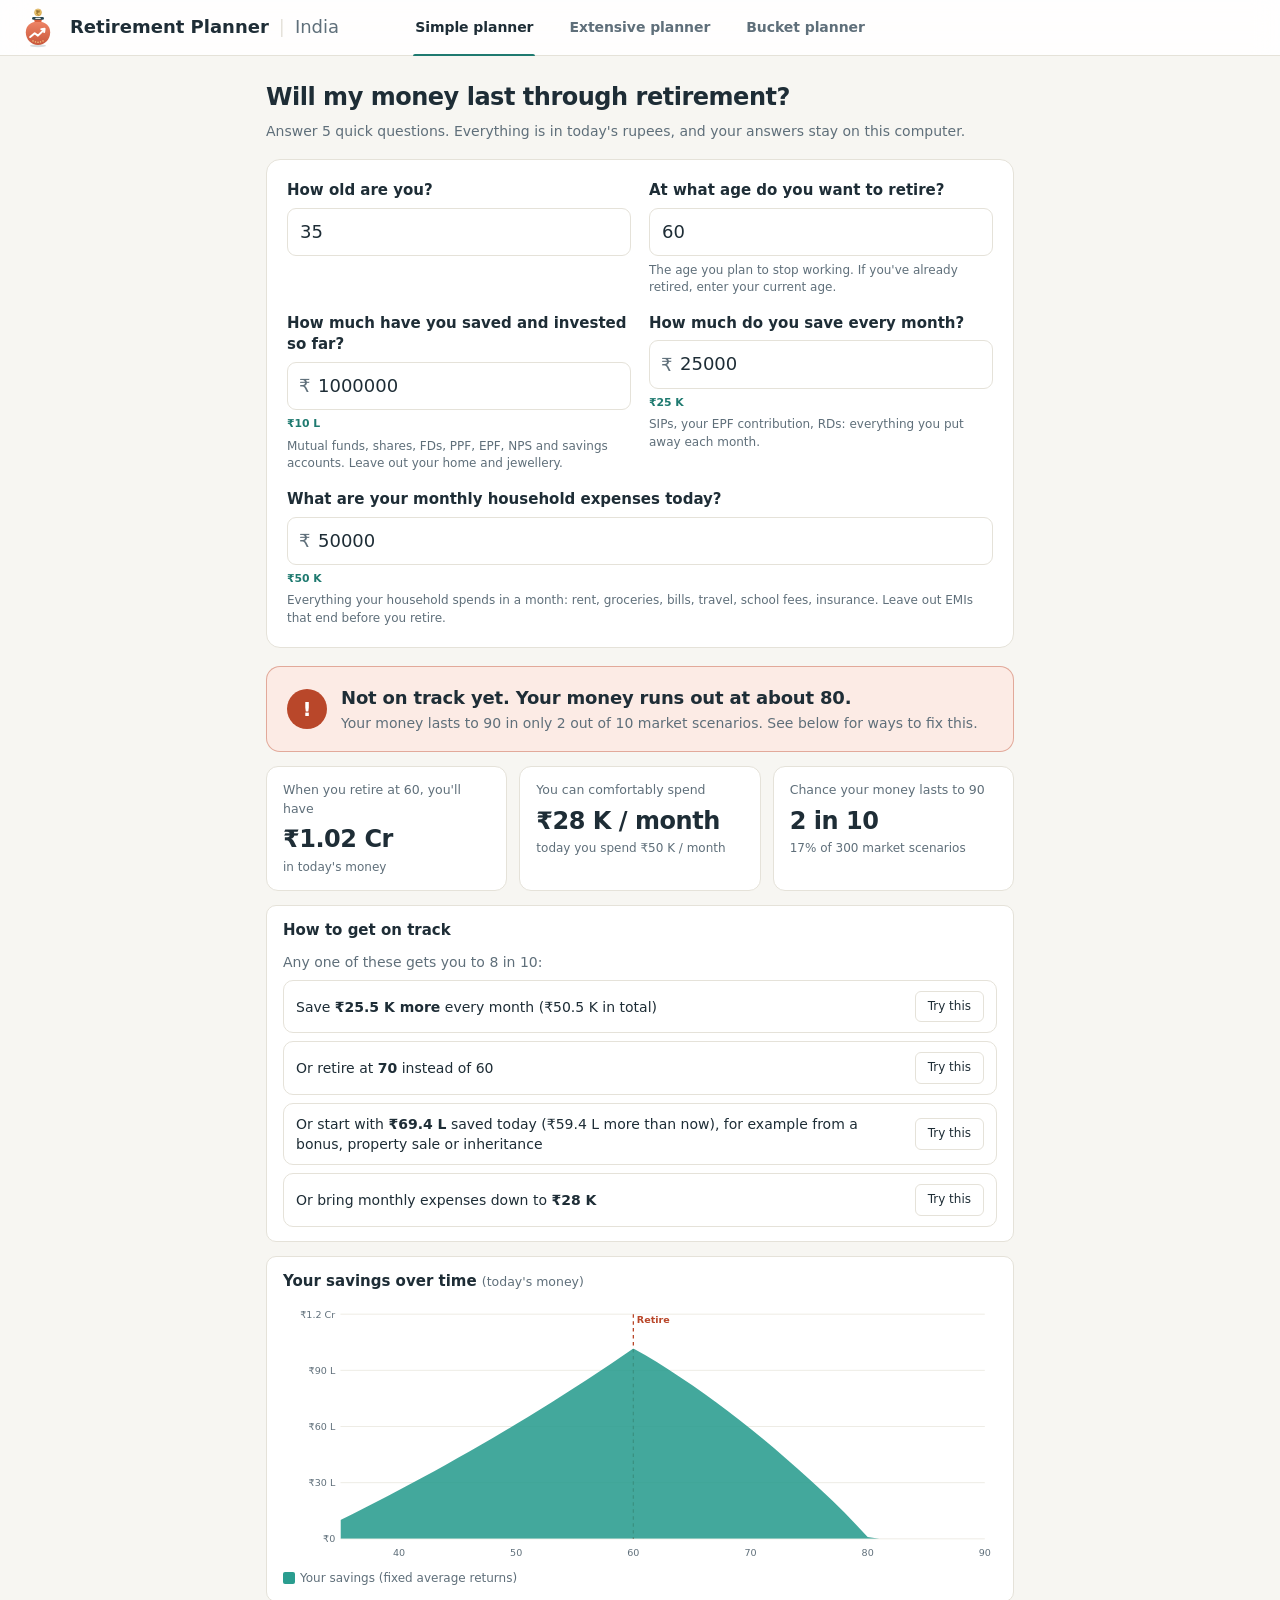
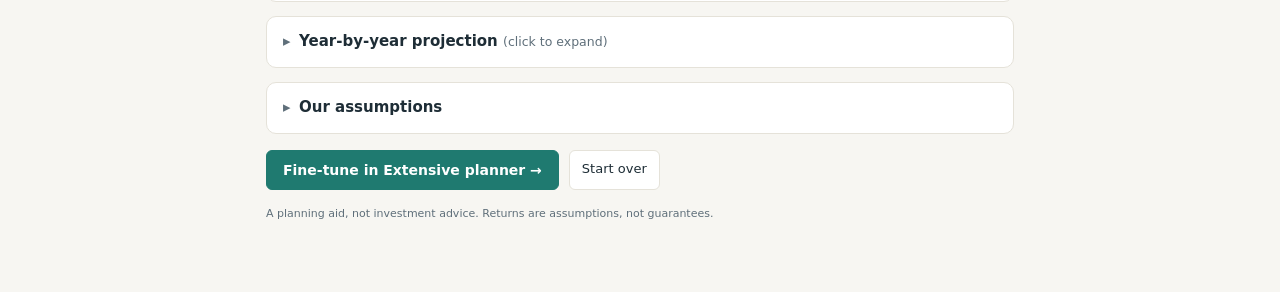
<file: index.html>
<!DOCTYPE html>
<html lang="en-IN">
<head>
  <meta charset="utf-8">
  <meta name="viewport" content="width=device-width, initial-scale=1">
  <title>Retirement Planner (India)</title>
  <link rel="icon" href="assets/logo-mark.svg" type="image/svg+xml">
  <link rel="stylesheet" href="css/styles.css">
  <link rel="stylesheet" href="css/bucket.css">
</head>
<body>
<header class="topbar">
  <h1><img class="brand-mark" src="assets/logo-mark.svg" alt="" width="40" height="40">Retirement Planner <span class="sep" aria-hidden="true">|</span> <span class="region">India</span></h1>
  <nav class="tabs" role="tablist">
    <button role="tab" data-tab="simple">Simple planner</button>
    <button role="tab" data-tab="extensive">Extensive planner</button>
    <button role="tab" data-tab="bucket">Bucket planner</button>
  </nav>
  <div class="actions" data-tab-only="extensive">
    <button id="btnSaveScenario">Save scenario</button>
    <button id="btnPrint">Print / PDF</button>
    <button id="btnReset" class="danger">Reset</button>
  </div>
</header>

<!-- ======================= SIMPLE PLANNER ======================= -->
<div id="tab-simple" class="tabpanel" hidden>
  <div class="simple">
    <section class="s-intro">
      <h2>Will my money last through retirement?</h2>
      <p class="muted">Answer 5 quick questions. Everything is in today's rupees, and your answers stay on this computer.</p>
    </section>

    <section class="s-form">
      <label class="s-field">
        <span class="s-q">How old are you?</span>
        <input type="number" data-spath="currentAge" min="18" max="85" step="1" inputmode="numeric">
        <small class="s-err" data-err="currentAge"></small>
      </label>
      <label class="s-field">
        <span class="s-q">At what age do you want to retire?</span>
        <input type="number" data-spath="retireAge" min="30" max="89" step="1" inputmode="numeric">
        <small class="s-help">The age you plan to stop working. If you've already retired, enter your current age.</small>
        <small class="s-err" data-err="retireAge"></small>
      </label>
      <label class="s-field">
        <span class="s-q">How much have you saved and invested so far?</span>
        <span class="s-money"><i>₹</i><input type="number" data-spath="savings" min="0" step="10000" inputmode="numeric"></span>
        <small class="s-hint"></small>
        <small class="s-help">Mutual funds, shares, FDs, PPF, EPF, NPS and savings accounts. Leave out your home and jewellery.</small>
        <small class="s-err" data-err="savings"></small>
      </label>
      <label class="s-field">
        <span class="s-q">How much do you save every month?</span>
        <span class="s-money"><i>₹</i><input type="number" data-spath="monthlySaving" min="0" step="1000" inputmode="numeric"></span>
        <small class="s-hint"></small>
        <small class="s-help">SIPs, your EPF contribution, RDs: everything you put away each month.</small>
        <small class="s-note" id="sSavingNote" hidden>Not used, because you're already retired.</small>
        <small class="s-err" data-err="monthlySaving"></small>
      </label>
      <label class="s-field s-wide">
        <span class="s-q">What are your monthly household expenses today?</span>
        <span class="s-money"><i>₹</i><input type="number" data-spath="monthlyExpenses" min="0" step="1000" inputmode="numeric"></span>
        <small class="s-hint"></small>
        <small class="s-help">Everything your household spends in a month: rent, groceries, bills, travel, school fees, insurance. Leave out EMIs that end before you retire.</small>
        <small class="s-err" data-err="monthlyExpenses"></small>
      </label>
    </section>

    <section id="sResults">
      <div id="sVerdict" class="verdict"></div>
      <div id="sCards" class="scards"></div>
      <div id="sActions"></div>
      <div class="panel">
        <h2>Your savings over time <small>(today's money)</small></h2>
        <div id="sChart"></div>
      </div>
      <details class="panel s-assume s-years-panel">
        <summary>Year-by-year projection <small>(click to expand)</small></summary>
        <div id="sYears"></div>
      </details>
      <details class="panel s-assume">
        <summary>Our assumptions</summary>
        <ul id="sAssumptions"></ul>
      </details>
      <div class="s-bottom">
        <button id="btnToExtensive" class="primary">Fine-tune in Extensive planner →</button>
        <button id="btnSimpleReset">Start over</button>
      </div>
      <p class="disclaimer">A planning aid, not investment advice. Returns are assumptions, not guarantees.</p>
    </section>
  </div>
</div>


<!-- ======================= BUCKET PLANNER ======================= -->
<div id="tab-bucket" class="tabpanel" hidden>
  <main class="layout b-layout">
    <aside class="inputs b-inputs">
      <div class="b-intro">
        <h2>3-Bucket income plan</h2>
        <p class="muted">For when withdrawals start now. Your corpus is split into three buckets, each with a job, sized to the income you need month by month.</p>
        <button id="bPrefill" class="add">↺ Use my Simple plan numbers</button>
      </div>
      <details open>
        <summary>Your retirement</summary>
        <div class="grid">
          <label class="b-field">Age today<input type="number" data-bpath="age" min="40" max="85" step="1"><small class="s-err" data-berr="age"></small></label>
          <label class="b-field">Plan until age<input type="number" data-bpath="planUntil" min="50" max="105" step="1"><small class="s-err" data-berr="planUntil"></small></label>
          <label class="b-field">Corpus available today (₹)<input type="number" data-bpath="corpus" min="0" step="100000"><small class="s-hint"></small><small class="s-err" data-berr="corpus"></small></label>
          <label class="b-field">Monthly income needed (today's ₹)<input type="number" data-bpath="monthly" min="0" step="1000"><small class="s-hint"></small><small class="s-err" data-berr="monthly"></small></label>
          <label class="b-field">Inflation % a year<input type="number" data-bpath="inflation" step="0.25"></label>
        </div>
        <div class="b-riskwrap">
          <span class="b-risk-l">How much equity are you comfortable with?</span>
          <div class="b-risk">
            <button data-risk="conservative"><b>Conservative</b><span>20–40% equity</span></button>
            <button data-risk="balanced"><b>Balanced</b><span>35–60% equity</span></button>
            <button data-risk="growth"><b>Growth</b><span>50–75% equity</span></button>
          </div>
        </div>
      </details>
      <details>
        <summary>Optional: pension, rent and legacy</summary>
        <div class="grid">
          <label class="b-field">Pension / rent per month (₹)<input type="number" data-bpath="otherIncome" min="0" step="1000"><small class="s-hint"></small></label>
          <label class="b-field">It grows % a year<input type="number" data-bpath="otherGrowth" step="0.5"></label>
          <label class="b-field">Leave for heirs (today's ₹)<input type="number" data-bpath="legacy" min="0" step="100000"><small class="s-hint"></small></label>
        </div>
      </details>
      <details>
        <summary>Advanced: bucket returns and refill rules</summary>
        <div class="b-adv">
          <div class="b-adv-h"><span></span><span>Return %</span><span>Volatility %</span><span>Fee %</span></div>
          <div class="b-adv-r"><b>1 · Safety</b><input type="number" data-bpath="b.0.ret" step="0.25"><input type="number" data-bpath="b.0.sd" step="0.25"><input type="number" data-bpath="b.0.fee" step="0.05"></div>
          <div class="b-adv-r"><b>2 · Income</b><input type="number" data-bpath="b.1.ret" step="0.25"><input type="number" data-bpath="b.1.sd" step="0.25"><input type="number" data-bpath="b.1.fee" step="0.05"></div>
          <div class="b-adv-r"><b>3 · Growth</b><input type="number" data-bpath="b.2.ret" step="0.25"><input type="number" data-bpath="b.2.sd" step="0.5"><input type="number" data-bpath="b.2.fee" step="0.05"></div>
        </div>
        <div class="grid">
          <label class="b-field">Check buckets
            <select data-bpath="refillFreq"><option value="monthly">Every month</option><option value="quarterly">Every quarter</option><option value="annual">Once a year</option></select>
          </label>
          <label class="b-field">Refill when Safety is short by (months)<input type="number" data-bpath="refillTrigger" min="0" max="12" step="1"></label>
          <label class="b-field">Rebalance band (%)<input type="number" data-bpath="harvestBand" min="0" step="5"><small>Growth vs Income drift allowed before rebalancing (÷4 in % points)</small></label>
          <label class="b-field">Market scenarios per split<input type="number" data-bpath="runs" min="100" max="1000" step="50"></label>
        </div>
      </details>
      <button id="bReset" class="b-reset">Reset to example</button>
    </aside>

    <section class="results b-results">
      <div id="bResults">
        <div id="bStatus"></div>
        <div class="panel b-hero">
          <div class="b-hero-h"><h2>Your 3 buckets</h2>
            <span id="bPreviewNote" class="b-preview" hidden>Previewing another split · <button id="bBackBest" class="add">Back to recommended</button></span></div>
          <div id="bDiagram" class="b-diagram"></div>
        </div>

        <div class="b-row2">
          <div class="panel b-gauge-panel">
            <h2>Return you need, every month</h2>
            <div class="b-gauge-wrap"><div id="bGauge" class="b-gauge"></div><p id="bGaugeText" class="b-gauge-text"></p></div>
          </div>
          <div class="b-kpis" id="bKpis"></div>
        </div>

        <div class="panel b-opt" id="bOptWrap">
          <h2>How we chose the split</h2>
          <p class="muted b-note">We tested every combination of Safety (1–4 years) and Income (+3 to +10 years) against hundreds of market scenarios, with good and bad years, real tax and inflation. The number in each cell is the % chance your money lasts. Hover over a cell for details, or click it to preview that split.</p>
          <div class="b-progress"><i id="bProgress"></i></div>
          <p id="bOptState" class="muted b-optstate"></p>
          <div id="bHeat" class="b-heatwrap"></div>
          <div id="bWhy" class="b-why"></div>
        </div>

        <div id="bFixes"></div>

        <div class="panel b-sim">
          <h2>Play your retirement</h2>
          <p class="muted b-note">Watch the buckets work month by month: income flows out of Safety, and the refill rules move money between buckets as markets rise and fall. Amounts are in today's money.</p>
          <div class="b-scn" role="group" aria-label="Market scenario">
            <button data-scn="typical" class="active">Typical markets</button>
            <button data-scn="bad">Bad early years</button>
            <button data-scn="good">Good markets</button>
            <button data-scn="crash">2008-style crash</button>
          </div>
          <div id="bPlayer" class="b-player"></div>
        </div>

        <div class="panel">
          <h2>Bucket balances over time <small>(expected returns, today's money)</small></h2>
          <div id="bChart"></div>
        </div>

        <div class="panel">
          <h2>Your first 24 months, step by step</h2>
          <div id="bPlan"></div>
        </div>

        <div class="panel b-rules">
          <h2>Your rules of the road</h2>
          <div id="bRules"></div>
        </div>

        <details class="panel s-assume">
          <summary>How this works and our assumptions</summary>
          <ul>
            <li><b>Liability matching:</b> Safety holds the present value of the next 1–4 years of income, discounted at its own return. Income holds the years after that. Everything else goes into Growth.</li>
            <li><b>Required return</b> is the single monthly rate at which your corpus exactly funds your rising income until the end of the plan (plus any legacy). It is before tax and fees. The simulations include both.</li>
            <li><b>Market scenarios:</b> yearly returns are drawn at random using each bucket's return and volatility, with equity and bonds lightly correlated. The same scenarios are used for every split, so the comparison is fair.</li>
            <li><b>Refills:</b> checked every month. After good markets, equity is sold to refill Safety. After bad markets, Income pays instead and equity is left alone. Each year, Growth is rebalanced against Income: trimmed after rallies, and topped up after falls only while Income still holds 2 years of spending.</li>
            <li><b>Tax:</b> new regime, FY 2025-26. FD and liquid-fund interest and debt gains are taxed at your slab rate. Equity gains above ₹1.25 L a year are taxed at 12.5%, and the tax-free gains are harvested every year.</li>
            <li>Returns are assumptions, not guarantees. This is a planning aid, not SEBI-registered investment advice.</li>
          </ul>
        </details>
      </div>
      <div id="bToast" class="b-toast" hidden></div>
    </section>
  </main>
</div>

<!-- ======================= EXTENSIVE PLANNER ======================= -->
<div id="tab-extensive" class="tabpanel" hidden>
<main class="layout">
  <!-- ======================= INPUTS ======================= -->
  <aside class="inputs">
    <details open>
      <summary>Profile &amp; horizon</summary>
      <div class="grid">
        <label>Current age<input type="number" data-path="profile.currentAge" min="18" max="100" step="1"></label>
        <label>Retirement age<input type="number" data-path="profile.retireAge" min="18" max="100" step="1"></label>
        <label>Plan until age<input type="number" data-path="profile.planUntil" min="50" max="110" step="1"><small>90–95 recommended</small></label>
        <label>Years to project (override)<input type="number" data-path="profile.yearsOverride" min="0" max="80" step="1"><small>0 = automatic</small></label>
      </div>
      <label class="check"><input type="checkbox" data-path="profile.useSpouse"> Plan for a spouse as well</label>
      <div class="grid" data-show="profile.useSpouse=true">
        <label>Spouse's current age<input type="number" data-path="profile.spouseAge" step="1"></label>
        <label>Spouse plan until age<input type="number" data-path="profile.spousePlanUntil" step="1"></label>
      </div>
      <p class="help">The horizon runs until the later of the two plan-until ages. Women in India outlive men by about 3 years on average, so plan for the survivor.</p>
    </details>

    <details open>
      <summary>Current corpus &amp; allocation</summary>
      <div class="grid">
        <label>Input mode
          <select data-path="allocMode">
            <option value="amounts">₹ amount per asset</option>
            <option value="percent">Total corpus + % split</option>
          </select>
        </label>
        <label data-show="allocMode=percent">Total corpus ₹<input type="number" class="money" data-path="totalCorpus" step="100000"><small class="hint"></small></label>
      </div>
      <div id="assetsList"></div>
      <div id="allocSummary" class="allocsummary"></div>
      <p class="help"><b>Return</b> is the long-run CAGR you expect, after which the <b>fee</b> is deducted. <b>Volatility</b> drives the Monte Carlo (Nifty about 18%, debt funds 2–4%, FD 0). <b>Cost %</b> is the share of today's value that is your original investment, so only gains are taxed. <b>Bucket</b> is used only by the bucket strategy. <b>Locked till</b> covers lock-ins such as PPF maturity or tax-saver FDs. Leave out your own home and the emergency fund.</p>
    </details>

    <details open>
      <summary>Spending in retirement</summary>
      <div class="grid">
        <label>Monthly living expenses (today's ₹)<input type="number" class="money" data-path="spending.monthly" step="1000"><small class="hint"></small></label>
        <label>Inflation % / yr<input type="number" data-path="spending.inflation" step="0.25"></label>
        <label>Medical out-of-pocket / month (today's ₹)<input type="number" class="money" data-path="spending.medicalMonthly" step="500"><small class="hint"></small></label>
        <label>Medical inflation % / yr<input type="number" data-path="spending.medicalInflation" step="0.5"></label>
        <label>Health-insurance premium / year (today's ₹)<input type="number" class="money" data-path="spending.premiumAnnual" step="5000"><small class="hint"></small></label>
        <label>Premium inflation % / yr<input type="number" data-path="spending.premiumInflation" step="0.5"></label>
      </div>
      <p class="help">Spending starts at retirement and steps up with inflation once a year. Medical costs and premiums usually rise much faster than general inflation, and premiums jump at age bands such as 61+ and 71+.</p>
      <h4>Spending phases (go-go → slow-go → no-go)</h4>
      <div id="phasesList"></div>
      <p class="help">Travel and lifestyle spending usually falls in your 70s and 80s, while medical spending keeps rising. The phases apply only to living expenses.</p>
    </details>

    <details>
      <summary>Saving until retirement</summary>
      <div class="grid">
        <label>Monthly SIP / savings (₹ now)<input type="number" class="money" data-path="presave.sip" step="1000"><small class="hint"></small></label>
        <label>Annual step-up %<input type="number" data-path="presave.stepUp" step="1"></label>
      </div>
      <p class="help">New money is split according to your target allocation. Add EPF maturity, gratuity, leave encashment, the NPS 60% lump sum or a property sale as <b>inflows</b> under <b>Goals &amp; one-off cash flows</b>.</p>
    </details>

    <details>
      <summary>Other income in retirement</summary>
      <div id="incomesList"></div>
      <p class="help">Enter pension, annuity, rent or consulting income in <b>today's ₹</b>. Each one grows at its own rate from today: use 0% for a fixed annuity (and enter its actual payout) and about 4–5% for rent. Payments continue until the year before "Until age".</p>
    </details>

    <details>
      <summary>Goals &amp; one-off cash flows</summary>
      <div id="eventsList"></div>
      <p class="help">Examples: children's education or wedding, home renovation, replacing the car every 8–10 years, a big trip, support for parents, or an inheritance (inflow). Amounts are in today's ₹ and grow at their own inflation rate.</p>
    </details>

    <details>
      <summary>Withdrawal strategy</summary>
      <div class="grid">
        <label>Withdrawal order
          <select data-path="strategy.order">
            <option value="taxefficient">Tax-efficient (FD → debt → gold → equity → tax-free)</option>
            <option value="bucket">Bucket strategy (1 → 2 → 3)</option>
            <option value="prorata">Pro-rata across all assets</option>
          </select>
        </label>
        <label>Rebalancing
          <select data-path="strategy.rebalance">
            <option value="none">None</option>
            <option value="annual">Every year</option>
            <option value="threshold">When off target by threshold</option>
          </select>
        </label>
        <label data-show="strategy.rebalance=threshold">Threshold (± % points)<input type="number" data-path="strategy.rebalanceThreshold" step="1"></label>
      </div>
      <div class="grid" data-show="strategy.order=bucket">
        <label>Bucket 1: years of expenses<input type="number" data-path="strategy.bucket1Years" step="0.5"></label>
        <label>Bucket 2: years of expenses<input type="number" data-path="strategy.bucket2Years" step="0.5"></label>
      </div>
      <p class="help" data-show="strategy.order=bucket">Spending comes from bucket 1. Each year bucket 1 is refilled to its target, from equity (bucket 3) in a positive year and from bucket 2 otherwise. Bucket 2 is topped up from equity only in positive years.</p>
      <label class="check"><input type="checkbox" data-path="strategy.glideEnabled"> Glide path: reduce equity after retirement</label>
      <div class="grid" data-show="strategy.glideEnabled=true">
        <label>Reduce equity by (% points / yr)<input type="number" data-path="strategy.glideStep" step="0.5"></label>
        <label>Equity floor %<input type="number" data-path="strategy.glideFloor" step="5"></label>
      </div>
      <label class="check"><input type="checkbox" data-path="strategy.harvestLTCG"> Harvest the ₹1.25 L tax-free equity LTCG every year (sell and rebuy)</label>
      <div class="grid">
        <label>Emergency fund, kept aside (₹)<input type="number" class="money" data-path="strategy.emergencyFund" step="10000"><small class="hint"></small></label>
        <label>Legacy to leave (today's ₹)<input type="number" class="money" data-path="strategy.legacyToday" step="100000"><small class="hint"></small></label>
      </div>
    </details>

    <details>
      <summary>Tax (FY 2025-26 rules, editable)</summary>
      <label class="check"><input type="checkbox" data-path="tax.enabled"> Model income tax</label>
      <div class="grid">
        <label>Regime after retirement
          <select data-path="tax.regime"><option value="new">New regime</option><option value="old">Old regime</option></select>
        </label>
        <label>Marginal rate while working %<input type="number" data-path="tax.workingMarginalRate" step="1"><small>applied to portfolio income before retirement</small></label>
        <label>Health &amp; education cess %<input type="number" data-path="tax.cessPct" step="1"></label>
        <label>Equity LTCG rate %<input type="number" data-path="tax.ltcgRate" step="0.5"></label>
        <label>Equity LTCG exemption ₹ / yr<input type="number" class="money" data-path="tax.ltcgExempt" step="5000"><small class="hint"></small></label>
        <label>Other LTCG rate % (gold, REIT)<input type="number" data-path="tax.ltcgOtherRate" step="0.5"></label>
      </div>
      <div data-show="tax.regime=new">
        <label class="wide">Slabs ("up to:rate%", comma separated)<textarea data-path="tax.newSlabs" rows="2"></textarea></label>
        <div class="grid">
          <label>Standard deduction (pension)<input type="number" data-path="tax.newStdDeduction" step="5000"></label>
          <label>87A rebate: income limit<input type="number" data-path="tax.newRebateLimit" step="10000"></label>
          <label>87A rebate: max ₹<input type="number" data-path="tax.newRebateMax" step="1000"></label>
        </div>
      </div>
      <div data-show="tax.regime=old">
        <label class="wide">Slabs below 60<textarea data-path="tax.oldSlabsBelow60" rows="1"></textarea></label>
        <label class="wide">Slabs 60–79 (senior)<textarea data-path="tax.oldSlabs60to80" rows="1"></textarea></label>
        <label class="wide">Slabs 80+ (super senior)<textarea data-path="tax.oldSlabs80plus" rows="1"></textarea></label>
        <div class="grid">
          <label>Standard deduction (pension)<input type="number" data-path="tax.oldStdDeduction" step="5000"></label>
          <label>80TTB interest deduction (60+)<input type="number" data-path="tax.senior80TTB" step="5000"></label>
          <label>Other deductions (80C, 80D…)<input type="number" data-path="tax.oldOtherDeductions" step="5000"></label>
          <label>87A rebate: income limit<input type="number" data-path="tax.oldRebateLimit" step="10000"></label>
          <label>87A rebate: max ₹<input type="number" data-path="tax.oldRebateMax" step="500"></label>
        </div>
      </div>
      <p class="help">Not modelled: surcharge (income above ₹50 L), STCG (holdings are assumed to be over 12 months), and loss carry-forward. FD interest is taxed every year as it accrues, while debt-fund gains are taxed at slab rate only when sold. The 87A rebate does not reduce tax on LTCG.</p>
    </details>

    <details>
      <summary>Simulation</summary>
      <div class="grid">
        <label>Mode
          <select data-path="sim.mode"><option value="mc">Monte Carlo + fixed returns</option><option value="det">Fixed returns only</option></select>
        </label>
        <label>Show values in
          <select data-path="sim.display"><option value="real">Today's ₹ (real)</option><option value="nominal">Future ₹ (nominal)</option></select>
        </label>
        <label data-show="sim.mode=mc">Runs<input type="number" data-path="sim.runs" min="100" max="5000" step="100"></label>
        <label data-show="sim.mode=mc">Random seed<input type="number" data-path="sim.seed" step="1"></label>
        <label data-show="sim.mode=mc">Equity–debt correlation<input type="number" data-path="sim.corrEqDebt" min="-0.9" max="0.9" step="0.05"></label>
      </div>
      <p class="help">Monte Carlo draws a random return for every asset each year from its volatility. This shows sequence-of-returns risk: a crash early in retirement does far more damage than the same crash later.</p>
    </details>
  </aside>

  <!-- ======================= RESULTS ======================= -->
  <section class="results">
    <div class="resultsbar">
      <span id="horizonInfo" class="muted"></span>
      <label class="inline">Show values in
        <select data-path="sim.display"><option value="real">Today's ₹</option><option value="nominal">Future ₹</option></select>
      </label>
    </div>
    <div id="error" class="error" hidden></div>
    <div id="cards" class="cards"></div>
    <p id="modeNote" class="muted"></p>

    <div class="panel">
      <h2>Planner notes</h2>
      <ul id="warnings" class="notes"></ul>
    </div>

    <div class="panel">
      <h2>Corpus by asset class <small>(fixed returns)</small></h2>
      <div id="chartArea"></div>
    </div>

    <div class="panel" id="fanPanel">
      <h2>Range of outcomes <small>(Monte Carlo)</small></h2>
      <div id="chartFan"></div>
    </div>

    <div class="panel">
      <h2>Yearly outflows vs other income</h2>
      <div id="chartBars"></div>
    </div>

    <div class="panel">
      <h2>Stress tests</h2>
      <div id="stress"></div>
    </div>

    <div class="panel">
      <h2>Year-by-year projection <small>(click a header to sort)</small></h2>
      <div id="yearTable" class="tablewrap tall"></div>
    </div>

    <div class="panel">
      <h2>Saved scenarios</h2>
      <div id="scenarios"></div>
    </div>

    <div class="panel checklist">
      <h2>Checklist: what people forget before retiring</h2>
      <div class="cols">
        <div>
          <h3>Health</h3>
          <ul>
            <li>Buy your own health cover <b>before 55</b>. Employer cover ends when you retire, and new policies carry 2–4 year waiting periods for pre-existing conditions.</li>
            <li>Add a <b>super top-up</b> (₹25 L–₹1 Cr) on top of the base floater. It is cheap, and one hospitalisation can cost ₹10 L or more.</li>
            <li>Plan for things insurance does not cover: OPD visits, medicines, dental, home nursing and long-term care.</li>
            <li>Sign a <b>living will / advance directive</b> (legally valid in India since 2018) and a healthcare power of attorney.</li>
          </ul>
          <h3>Income &amp; products</h3>
          <ul>
            <li><b>SCSS</b>: ₹30 L limit <i>per person</i> at 8.2%. A couple can invest ₹60 L.</li>
            <li><b>NPS</b> at 60: up to 60% as a tax-free lump sum, and at least 40% must buy an annuity, which is taxable and not inflation-linked.</li>
            <li><b>EPF</b> stops earning interest once the account turns inoperative after retirement, so plan when to withdraw or move it.</li>
            <li>Gratuity is tax-free up to ₹20 L and leave encashment up to ₹25 L (non-government employees).</li>
            <li>Ladder your FDs and bonds so they do not all mature, and get re-invested, when rates are low.</li>
            <li>Avoid locking money in ULIPs, endowment plans or long annuities just before retirement.</li>
          </ul>
        </div>
        <div>
          <h3>Tax &amp; paperwork</h3>
          <ul>
            <li>Submit <b>Form 15H</b> to banks if your total income is below the taxable limit, so TDS is not deducted.</li>
            <li>At 75+, with only pension and interest from the same bank, you can skip filing an ITR (Sec 194P). Otherwise, keep filing.</li>
            <li>Use the yearly ₹1.25 L equity LTCG exemption, and time debt-fund redemptions across financial years.</li>
            <li>Consolidate bank, demat and MF accounts. Update KYC and mobile numbers so you do not lose access.</li>
          </ul>
          <h3>Family &amp; estate</h3>
          <ul>
            <li>Write a <b>will</b>, and add <b>nominations</b> on every bank account, MF folio, demat, EPF, NPS and insurance policy.</li>
            <li>Hold accounts jointly as "either or survivor", and make sure your spouse knows every account and login.</li>
            <li>Agree in advance how much support you will give adult children and ageing parents. It is a common hidden drain.</li>
            <li>Term insurance is rarely needed after retirement if nobody depends on your income.</li>
          </ul>
          <h3>Home, lifestyle &amp; safety</h3>
          <ul>
            <li>Clear home loans before retiring. Budget for maintenance, society charges, property tax and making the home safe for old age.</li>
            <li>Your house is not part of the corpus unless you plan to sell it, downsize or take a <b>reverse mortgage</b>.</li>
            <li>The first 2–3 years of retirement are often the most expensive (travel, hobbies).</li>
            <li>Fraud targeting retirees ("digital arrest", KYC scams) is rising. Keep only a small balance in the account linked to UPI.</li>
            <li>Review this plan <b>every year</b>: update actual spending and returns, then rebalance.</li>
          </ul>
        </div>
      </div>
    </div>

    <footer class="disclaimer">
      This is a personal planning aid. Returns are assumptions, not guarantees. Tax rules reflect FY 2025-26 as understood at the time of writing and change with every Budget, so update them in the <b>Tax</b> section. This is not SEBI-registered investment advice.
    </footer>
  </section>
</main>
</div>

<script src="js/format.js"></script>
<script src="js/anim.js"></script>
<script src="js/defaults.js"></script>
<script src="js/state.js"></script>
<script src="js/tax.js"></script>
<script src="js/engine.js"></script>
<script src="js/montecarlo.js"></script>
<script src="js/solver.js"></script>
<script src="js/insights.js"></script>
<script src="js/charts.js"></script>
<script src="js/ui.js"></script>
<script src="js/simple.js"></script>
<script src="js/bucket.js"></script>
<script src="js/bucket-viz.js"></script>
<script src="js/app.js"></script>
</body>
</html>
</file>
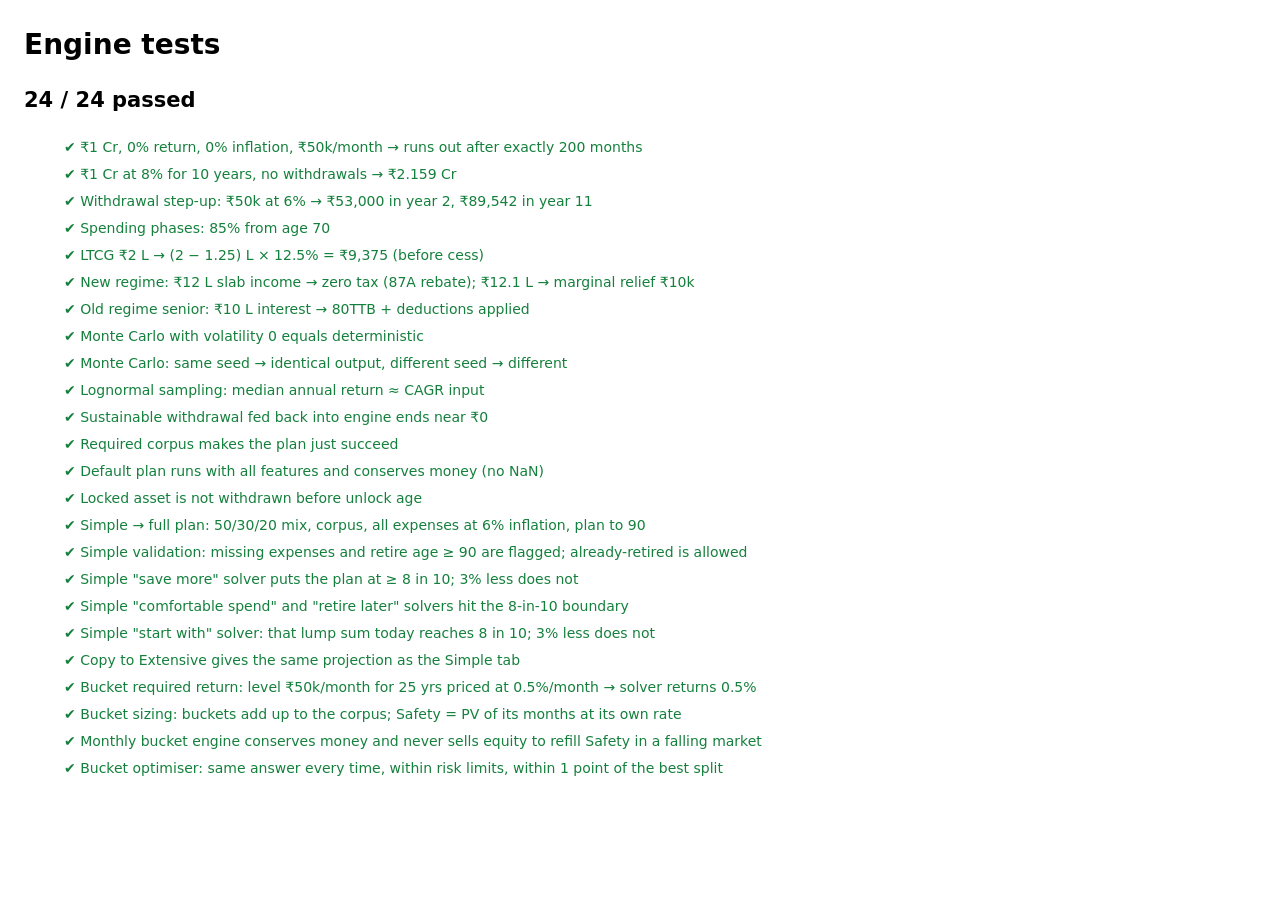
<file: tests.html>
<!DOCTYPE html>
<html lang="en-IN">
<head>
  <meta charset="utf-8">
  <title>Retirement Planner: engine tests</title>
  <style>
    body { font: 14px/1.5 system-ui, sans-serif; margin: 24px; }
    li { list-style: none; padding: 3px 0; }
    .ok { color: #15803d; } .fail { color: #b91c1c; font-weight: 600; }
  </style>
</head>
<body>
  <h1>Engine tests</h1>
  <div id="out">Running…</div>
  <script src="js/format.js"></script>
  <script src="js/defaults.js"></script>
  <script src="js/state.js"></script>
  <script src="js/tax.js"></script>
  <script src="js/engine.js"></script>
  <script src="js/montecarlo.js"></script>
  <script src="js/solver.js"></script>
  <script src="js/insights.js"></script>
  <script src="js/simple.js"></script>
  <script src="js/bucket.js"></script>
  <script src="js/tests.js"></script>
</body>
</html>
</file>
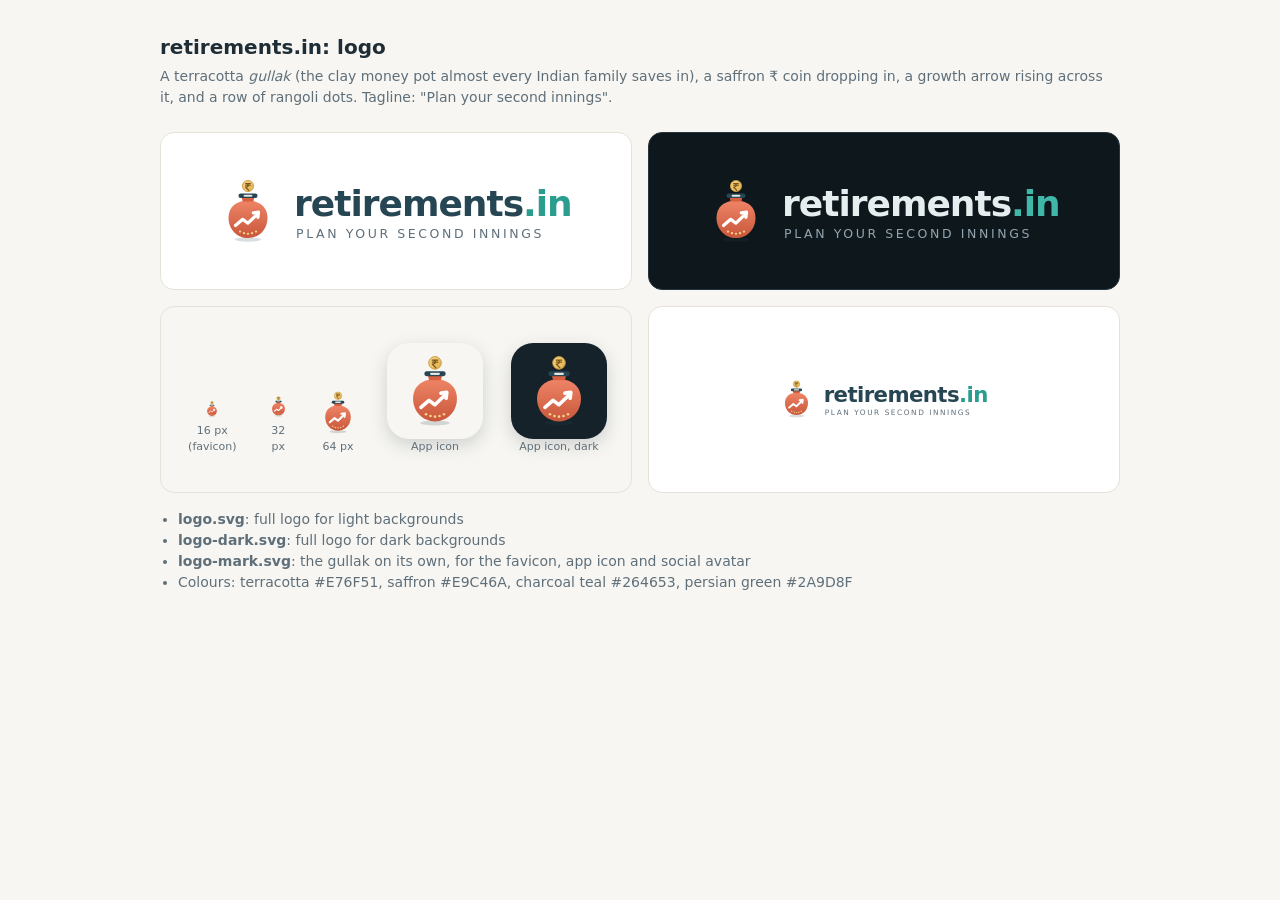
<file: assets/logo-preview.html>
<!DOCTYPE html>
<html lang="en-IN">
<head>
  <meta charset="utf-8">
  <title>retirements.in: logo</title>
  <link rel="icon" href="logo-mark.svg" type="image/svg+xml">
  <style>
    body { margin: 0; font: 14px/1.5 system-ui, -apple-system, "Segoe UI", sans-serif; color: #1e2d36; background: #f7f6f2; }
    .wrap { max-width: 960px; margin: 0 auto; padding: 32px 20px 48px; }
    h1 { font-size: 20px; margin: 0 0 4px; }
    p { color: #5f6f7a; margin: 0 0 24px; }
    .row { display: grid; grid-template-columns: 1fr 1fr; gap: 16px; margin-bottom: 16px; }
    .tile { border-radius: 14px; padding: 36px 24px; display: grid; place-items: center; border: 1px solid #e5e2d9; background: #fff; }
    .tile.dark { background: #0e171c; border-color: #243540; }
    .tile.sand { background: #f7f6f2; }
    .tile img { max-width: 100%; height: auto; }
    .marks { display: flex; gap: 28px; align-items: end; justify-content: center; }
    .marks figure { margin: 0; text-align: center; font-size: 11px; color: #5f6f7a; }
    .app { width: 96px; height: 96px; border-radius: 22px; background: #f7f6f2; display: grid; place-items: center; box-shadow: 0 6px 18px rgba(30,45,54,.18); }
    .app.dark { background: #15222a; }
    ul { color: #5f6f7a; padding-left: 18px; }
    @media (max-width: 700px) { .row { grid-template-columns: 1fr; } }
  </style>
</head>
<body>
  <div class="wrap">
    <h1>retirements.in: logo</h1>
    <p>A terracotta <i>gullak</i> (the clay money pot almost every Indian family saves in), a saffron ₹ coin dropping in, a growth arrow rising across it, and a row of rangoli dots. Tagline: "Plan your second innings".</p>

    <div class="row">
      <div class="tile"><img src="logo.svg" alt="retirements.in logo, light"></div>
      <div class="tile dark"><img src="logo-dark.svg" alt="retirements.in logo, dark"></div>
    </div>

    <div class="row">
      <div class="tile sand">
        <div class="marks">
          <figure><img src="logo-mark.svg" width="16" height="16" alt=""><figcaption>16 px (favicon)</figcaption></figure>
          <figure><img src="logo-mark.svg" width="32" height="32" alt=""><figcaption>32 px</figcaption></figure>
          <figure><img src="logo-mark.svg" width="64" height="64" alt=""><figcaption>64 px</figcaption></figure>
          <figure><div class="app"><img src="logo-mark.svg" width="72" height="72" alt=""></div><figcaption>App icon</figcaption></figure>
          <figure><div class="app dark"><img src="logo-mark.svg" width="72" height="72" alt=""></div><figcaption>App icon, dark</figcaption></figure>
        </div>
      </div>
      <div class="tile">
        <img src="logo.svg" alt="" style="width:220px">
      </div>
    </div>

    <ul>
      <li><b>logo.svg</b>: full logo for light backgrounds</li>
      <li><b>logo-dark.svg</b>: full logo for dark backgrounds</li>
      <li><b>logo-mark.svg</b>: the gullak on its own, for the favicon, app icon and social avatar</li>
      <li>Colours: terracotta #E76F51, saffron #E9C46A, charcoal teal #264653, persian green #2A9D8F</li>
    </ul>
  </div>
</body>
</html>
</file>
<file: css/styles.css>
:root {
  /* Palette: charcoal teal #264653 · persian green #2A9D8F · saffron #E9C46A · sandy #F4A261 · burnt sienna #E76F51.
     UI roles use darker/lighter tints of these so text stays readable (WCAG AA) in each theme. */
  --bg: #f7f6f2; --panel: #ffffff; --text: #1e2d36; --muted: #5f6f7a; --border: #e5e2d9;
  --accent: #1f7a70; --on-accent: #ffffff;
  --ok: #1f7a70; --warn: #9a6410; --danger: #b9472a; --info: #264653;
  --ok-bg: #e7f3f0; --warn-bg: #fbf3de; --danger-bg: #fcebe5; --info-bg: #e9eff2;
  --input: #ffffff; --grid: #ece9e1;
  /* chart series */
  --c1: #2a9d8f; --c2: #264653; --c3: #e9c46a; --c4: #f4a261; --c5: #e76f51; --c6: #8ab17d; --c7: #6d597a; --c8: #5e8b9e;
  --c-median: #1f7a70; --c-neutral: #8a9ba8;
}
@media (prefers-color-scheme: dark) {
  :root {
    --bg: #0e171c; --panel: #15222a; --text: #e6edef; --muted: #93a5af; --border: #243540;
    --accent: #3fb8a9; --on-accent: #0e171c;
    --ok: #4fc3b4; --warn: #e9c46a; --danger: #f08a6e; --info: #8fb3c2;
    --ok-bg: #12302c; --warn-bg: #2f2817; --danger-bg: #33201a; --info-bg: #172a33;
    --input: #0e171c; --grid: #22323c;
    --c1: #3fb8a9; --c2: #8fb3c2; --c5: #f08a6e; --c7: #a891b5; --c8: #7fa9ba;
    --c-median: #6fd6c8; --c-neutral: #7d8f9a;
  }
}
* { box-sizing: border-box; }
body { margin: 0; font: 14px/1.45 system-ui, -apple-system, "Segoe UI", Roboto, sans-serif; background: var(--bg); color: var(--text); }
h1, h2, h3, h4 { margin: 0; }
small { color: var(--muted); font-weight: normal; }
.muted { color: var(--muted); }
[hidden] { display: none !important; }

/* Top bar */
.topbar { position: sticky; top: 0; z-index: 5; display: grid; grid-template-columns: 1fr auto 1fr; gap: 10px; align-items: center;
  min-height: 56px; padding: 0 18px; background: color-mix(in srgb, var(--panel) 88%, transparent);
  -webkit-backdrop-filter: saturate(180%) blur(12px); backdrop-filter: saturate(180%) blur(12px);
  border-bottom: 1px solid var(--border); }
.topbar h1 { font-size: 18px; }
.topbar h1 .sep { font-weight: 300; color: var(--border); margin: 0 4px; }
.topbar h1 .region { font-weight: 400; color: var(--muted); }
.actions { display: flex; flex-wrap: wrap; gap: 6px; }
button, .btn { font: inherit; font-size: 13px; padding: 6px 12px; border-radius: 6px; border: 1px solid var(--border); background: var(--panel); color: var(--text); cursor: pointer; }
button:hover, .btn:hover { border-color: var(--accent); color: var(--accent); }
button.danger:hover { border-color: var(--danger); color: var(--danger); }

/* Layout */
.layout { display: grid; grid-template-columns: minmax(400px, 560px) 1fr; gap: 16px; padding: 16px; align-items: start; }
.inputs { position: sticky; top: 64px; max-height: calc(100vh - 80px); overflow: auto; padding-right: 4px; }
.results { min-width: 0; }
@media (max-width: 1050px) {
  .layout { grid-template-columns: 1fr; }
  .inputs { position: static; max-height: none; }
}

/* Input panels */
details { background: var(--panel); border: 1px solid var(--border); border-radius: 10px; margin-bottom: 10px; padding: 0 14px; }
details[open] { padding-bottom: 12px; }
summary { cursor: pointer; font-weight: 600; padding: 12px 0; list-style: none; }
summary::-webkit-details-marker { display: none; }
summary::before { content: '▸'; display: inline-block; width: 16px; color: var(--muted); transition: transform .15s; }
details[open] > summary::before { transform: rotate(90deg); }
h4 { font-size: 13px; margin: 12px 0 6px; }
.grid { display: grid; grid-template-columns: 1fr 1fr; gap: 8px 12px; margin-bottom: 8px; }
label { display: flex; flex-direction: column; gap: 3px; font-size: 12px; color: var(--muted); }
label.check { flex-direction: row; align-items: center; gap: 8px; color: var(--text); font-size: 13px; margin: 8px 0; }
label.wide { margin-bottom: 8px; }
label.inline { flex-direction: row; align-items: center; gap: 6px; }
input, select, textarea { font: inherit; font-size: 13px; color: var(--text); background: var(--input); border: 1px solid var(--border); border-radius: 6px; padding: 5px 7px; min-width: 0; }
input:focus, select:focus, textarea:focus { outline: 2px solid color-mix(in srgb, var(--accent) 40%, transparent); border-color: var(--accent); }
textarea { resize: vertical; font-family: ui-monospace, Menlo, monospace; font-size: 12px; }
.hint { color: var(--accent); font-size: 11px; min-height: 14px; }
.help { font-size: 12px; color: var(--muted); margin: 8px 0 0; }

/* Editable list tables */
.tablewrap { overflow-x: auto; }
.tablewrap.tall { max-height: 520px; overflow-y: auto; }
table.list { border-collapse: collapse; width: 100%; }
table.list th { font-size: 11px; font-weight: 600; color: var(--muted); text-align: left; padding: 2px 4px; white-space: nowrap; }
table.list td { padding: 2px 3px; vertical-align: top; }
table.list td small.hint { display: block; }
.w-name { width: 150px; } .w-num { width: 70px; } .w-money { width: 110px; }
table.list select { max-width: 150px; }
button.icon { padding: 3px 7px; font-size: 12px; }
button.add { margin-top: 6px; font-size: 12px; padding: 4px 10px; border-style: dashed; }
.allocsummary { margin-top: 8px; font-size: 12px; }
.allocbar { display: flex; height: 10px; border-radius: 5px; overflow: hidden; background: var(--grid); margin-bottom: 4px; }
.allocbar span { display: block; height: 100%; }

/* Results */
.resultsbar { display: flex; justify-content: space-between; align-items: center; gap: 10px; margin-bottom: 10px; flex-wrap: wrap; }
.cards { display: grid; grid-template-columns: repeat(auto-fill, minmax(190px, 1fr)); gap: 10px; }
.card { background: var(--panel); border: 1px solid var(--border); border-left: 4px solid var(--border); border-radius: 10px; padding: 12px 14px; }
.card.ok { border-left-color: var(--ok); } .card.warn { border-left-color: var(--warn); } .card.danger { border-left-color: var(--danger); }
.card-t { font-size: 12px; color: var(--muted); }
.card-v { font-size: 22px; font-weight: 700; margin: 2px 0; }
.card.danger .card-v { color: var(--danger); } .card.ok .card-v { color: var(--ok); }
.card-s { font-size: 11px; color: var(--muted); }
.panel { background: var(--panel); border: 1px solid var(--border); border-radius: 10px; padding: 14px 16px; margin-top: 14px; }
.panel h2 { font-size: 15px; margin-bottom: 10px; }
.error { background: var(--danger-bg); color: var(--danger); padding: 10px 14px; border-radius: 8px; margin-bottom: 10px; }

ul.notes { list-style: none; padding: 0; margin: 0; display: grid; gap: 6px; }
ul.notes li { padding: 8px 12px; border-radius: 8px; border-left: 4px solid; font-size: 13px; }
ul.notes li.ok { background: var(--ok-bg); border-color: var(--ok); }
ul.notes li.warn { background: var(--warn-bg); border-color: var(--warn); }
ul.notes li.danger { background: var(--danger-bg); border-color: var(--danger); }
ul.notes li.info { background: var(--info-bg); border-color: var(--info); }

/* Charts */
svg.chart { width: 100%; height: auto; display: block; }
svg.chart .grid { stroke: var(--grid); stroke-width: 1; }
svg.chart text { fill: var(--muted); font-size: 11px; }
svg.chart .marker { stroke: var(--danger); stroke-dasharray: 4 4; stroke-width: 1.5; }
svg.chart .mlab { fill: var(--danger); font-weight: 600; }
svg.chart .hover { fill: transparent; }
svg.chart .hover:hover { fill: color-mix(in srgb, var(--text) 7%, transparent); }
.legend { display: flex; flex-wrap: wrap; gap: 6px 14px; font-size: 12px; color: var(--muted); margin-top: 6px; }
.legend i { display: inline-block; width: 12px; height: 12px; border-radius: 2px; margin-right: 5px; vertical-align: middle; }

/* Data tables */
table.data { border-collapse: collapse; width: 100%; font-size: 12px; }
table.data th, table.data td { padding: 5px 8px; border-bottom: 1px solid var(--border); text-align: right; white-space: nowrap; }
table.data th:first-child, table.data td:first-child { text-align: left; }
table.data thead th { position: sticky; top: 0; background: var(--panel); color: var(--muted); font-weight: 600; }
table.years th { cursor: pointer; user-select: none; }
table.years th.sorted { color: var(--accent); }
table.years tr.retire td { border-top: 2px solid var(--accent); }
table.years tr.short td { color: var(--danger); }
table.compare tbody th { text-align: left; color: var(--muted); font-weight: 500; }
.scn-actions { display: flex; gap: 4px; justify-content: flex-end; margin-top: 4px; }
.scn-actions button { font-size: 11px; padding: 2px 6px; }
.chip { display: inline-block; padding: 1px 8px; border-radius: 10px; font-size: 11px; font-weight: 600; }
.chip.ok { background: var(--ok-bg); color: var(--ok); } .chip.danger { background: var(--danger-bg); color: var(--danger); }

.checklist .cols { display: grid; grid-template-columns: 1fr 1fr; gap: 0 24px; }
.checklist h3 { font-size: 13px; margin: 10px 0 4px; }
.checklist ul { margin: 0; padding-left: 18px; font-size: 13px; }
.checklist li { margin-bottom: 4px; }
@media (max-width: 800px) { .checklist .cols, .grid { grid-template-columns: 1fr; } }
.disclaimer { font-size: 11px; color: var(--muted); margin: 16px 0 30px; }

/* Print */
@media print {
  .topbar .actions, .inputs, .resultsbar label, .scn-actions, button { display: none !important; }
  .layout { display: block; padding: 0; }
  .topbar { position: static; border: 0; }
  body { background: #fff; color: #000; }
  .panel, .card { break-inside: avoid; border-color: #ccc; }
  .tablewrap.tall { max-height: none; overflow: visible; }
}

/* Calculation popup (year table + charts) */
#yearTable td[data-c] { cursor: help; }
#yearTable td[data-c]:hover { background: color-mix(in srgb, var(--accent) 12%, transparent); }
svg.chart .guide { stroke: var(--text); stroke-width: 1; opacity: 0; pointer-events: none; }
svg.chart .col:hover .guide { opacity: .35; }
#tip {
  --tip-bg: rgba(255, 255, 255, .94); --tip-fg: #1e2d36; --tip-muted: #5f6f7a; --tip-line: rgba(30, 45, 54, .09);
  position: fixed; z-index: 50; width: max-content; max-width: 420px; pointer-events: none;
  background: var(--tip-bg); color: var(--tip-fg);
  -webkit-backdrop-filter: blur(14px) saturate(160%); backdrop-filter: blur(14px) saturate(160%);
  border: 1px solid var(--tip-line); border-radius: 14px; padding: 12px 14px 10px;
  font-size: 12.5px; line-height: 1.4;
  box-shadow: 0 1px 2px rgba(30,45,54,.06), 0 12px 32px -8px rgba(30, 45, 54, .28);
  animation: tipIn .12s ease-out;
}
@media (prefers-color-scheme: dark) {
  #tip { --tip-bg: rgba(21, 34, 42, .92); --tip-fg: #e6edef; --tip-muted: #93a5af; --tip-line: rgba(255, 255, 255, .09);
    box-shadow: 0 12px 36px -6px rgba(0, 0, 0, .6); }
}
@keyframes tipIn { from { opacity: 0; transform: translateY(4px) scale(.98); } to { opacity: 1; transform: none; } }
#tip .tip-h { display: flex; align-items: center; justify-content: space-between; gap: 12px; margin-bottom: 8px; }
#tip .tip-t { font-weight: 650; font-size: 13.5px; letter-spacing: -.01em; }
#tip .tip-chip { font-size: 11px; font-weight: 600; color: var(--accent); background: color-mix(in srgb, var(--accent) 14%, transparent);
  padding: 2px 9px; border-radius: 999px; white-space: nowrap; }
#tip .tip-lead { color: var(--tip-muted); margin: -2px 0 8px; font-size: 12px; }
#tip .tip-rows { display: grid; gap: 3px; }
#tip .tip-row { display: grid; grid-template-columns: minmax(120px, auto) 1fr; gap: 16px; align-items: baseline; }
#tip .tip-l { color: var(--tip-muted); display: flex; align-items: center; gap: 7px; }
#tip .tip-l i { width: 9px; height: 9px; border-radius: 3px; flex: none; }
#tip .tip-v { text-align: right; font-variant-numeric: tabular-nums; font-feature-settings: "tnum"; }
#tip .tip-row.sub .tip-l, #tip .tip-row.sub .tip-v { color: var(--tip-fg); font-weight: 600; }
#tip .tip-row.total { margin-top: 1px; padding: 5px 8px; border-radius: 8px; background: color-mix(in srgb, var(--accent) 10%, transparent); }
#tip .tip-row.total .tip-l, #tip .tip-row.total .tip-v { color: var(--tip-fg); font-weight: 700; }
#tip .tip-row.bad .tip-v { color: var(--danger); font-weight: 600; }
#tip .tip-sep { height: 1px; background: var(--tip-line); margin: 4px 0; }
#tip .tip-notes { margin-top: 9px; padding-top: 8px; border-top: 1px solid var(--tip-line); display: grid; gap: 4px; }
#tip .tip-notes p { margin: 0; color: var(--tip-muted); font-size: 11.5px; }
@media print { #tip { display: none !important; } }

/* ---------- Tabs ---------- */
.topbar .actions[hidden] { display: none; }
button.primary { background: var(--accent); border-color: var(--accent); color: var(--on-accent); font-weight: 600; }
button.primary:hover { color: var(--on-accent); filter: brightness(1.08); }

/* ---------- Simple planner ---------- */
.simple { max-width: 780px; margin: 0 auto; padding: 24px 16px 40px; }
.s-intro h2 { font-size: 24px; letter-spacing: -.02em; }
.s-intro p { margin: 6px 0 18px; font-size: 14px; }
.s-form { display: grid; grid-template-columns: 1fr 1fr; gap: 16px 18px; background: var(--panel); border: 1px solid var(--border);
  border-radius: 14px; padding: 20px; }
.s-field { gap: 6px; color: var(--text); font-size: 13px; }
.s-field.s-wide { grid-column: 1 / -1; }
.s-q { font-size: 15px; font-weight: 600; display: flex; align-items: center; gap: 8px; }
.s-field input { font-size: 18px; padding: 10px 12px; border-radius: 9px; width: 100%; }
.s-field input:disabled { opacity: .45; }
.s-field input.invalid { border-color: var(--danger); }
.s-money { position: relative; display: block; }
.s-money i { position: absolute; left: 12px; top: 50%; transform: translateY(-50%); font-style: normal; color: var(--muted); font-size: 18px; pointer-events: none; }
.s-money input { padding-left: 30px; }
.s-hint { color: var(--accent); font-weight: 600; min-height: 0; }
.s-hint:empty { display: none; }
.s-help { color: var(--muted); font-size: 12px; }
.s-note { color: var(--warn); font-size: 12px; }
.s-err { color: var(--danger); font-size: 12px; font-weight: 600; }
.s-err:empty { display: none; }

.verdict { display: flex; gap: 14px; align-items: center; margin-top: 18px; padding: 18px 20px; border-radius: 14px; border: 1px solid; }
.verdict.ok { background: var(--ok-bg); border-color: color-mix(in srgb, var(--ok) 40%, transparent); }
.verdict.warn { background: var(--warn-bg); border-color: color-mix(in srgb, var(--warn) 40%, transparent); }
.verdict.danger { background: var(--danger-bg); border-color: color-mix(in srgb, var(--danger) 40%, transparent); }
.v-icon { flex: none; width: 40px; height: 40px; border-radius: 50%; display: grid; place-items: center; font-size: 20px; font-weight: 800; color: var(--on-accent); }
.verdict.ok .v-icon { background: var(--ok); } .verdict.warn .v-icon { background: var(--warn); } .verdict.danger .v-icon { background: var(--danger); }
.v-head { font-size: 18px; font-weight: 700; letter-spacing: -.01em; }
.v-sub { color: var(--muted); margin-top: 2px; }

.scards { display: grid; grid-template-columns: repeat(3, 1fr); gap: 12px; margin-top: 14px; }
.scard { background: var(--panel); border: 1px solid var(--border); border-radius: 12px; padding: 14px 16px; }
.sc-t { font-size: 12.5px; color: var(--muted); }
.sc-v { font-size: 24px; font-weight: 750; margin: 4px 0 2px; letter-spacing: -.02em; }
.sc-s { font-size: 12px; color: var(--muted); }
.s-pending { color: var(--muted); font-size: 14px; font-weight: 500; }

.s-actions ul { list-style: none; padding: 0; margin: 8px 0 0; display: grid; gap: 8px; }
.s-actions li { display: flex; align-items: center; justify-content: space-between; gap: 12px; padding: 10px 12px;
  border: 1px solid var(--border); border-radius: 10px; font-size: 14px; }
.s-actions p { margin: 0; }
.s-try { flex: none; font-size: 12px; }
.s-assume summary { padding: 0; font-size: 15px; }
.s-assume ul { margin: 10px 0 0; padding-left: 18px; color: var(--muted); font-size: 13px; display: grid; gap: 4px; }
.s-bottom { display: flex; gap: 10px; flex-wrap: wrap; margin-top: 16px; }
.s-bottom .primary { padding: 9px 16px; font-size: 14px; }
@media (max-width: 700px) {
  .s-form, .scards { grid-template-columns: 1fr; }
}
.s-years-panel #sYears { margin-top: 10px; }
.s-years-note { font-size: 12px; margin: 8px 0 0; }

/* ---------- Professional scrollbars & table polish ---------- */
:root { --sb-thumb: rgba(95, 111, 122, .35); --sb-thumb-hover: rgba(95, 111, 122, .6); }
@media (prefers-color-scheme: dark) { :root { --sb-thumb: rgba(147, 165, 175, .28); --sb-thumb-hover: rgba(147, 165, 175, .5); } }

/* Firefox + Chromium 121+ */
.tablewrap, .inputs, #tip { scrollbar-width: thin; scrollbar-color: var(--sb-thumb) transparent; }
/* Safari / older Chromium */
.tablewrap::-webkit-scrollbar, .inputs::-webkit-scrollbar { width: 10px; height: 10px; }
.tablewrap::-webkit-scrollbar-track, .inputs::-webkit-scrollbar-track { background: transparent; }
.tablewrap::-webkit-scrollbar-thumb, .inputs::-webkit-scrollbar-thumb {
  background: var(--sb-thumb); border-radius: 999px; border: 3px solid transparent; background-clip: padding-box; }
.tablewrap::-webkit-scrollbar-thumb:hover, .inputs::-webkit-scrollbar-thumb:hover { background-color: var(--sb-thumb-hover); }
.tablewrap::-webkit-scrollbar-corner { background: transparent; }

/* Scrollable tables: framed, rounded, sticky header that stays readable while scrolling */
.tablewrap.tall { border: 1px solid var(--border); border-radius: 10px; overscroll-behavior: contain; }
.tablewrap.tall table.data thead th {
  background: color-mix(in srgb, var(--panel) 92%, transparent);
  -webkit-backdrop-filter: blur(6px); backdrop-filter: blur(6px);
  box-shadow: inset 0 -1px 0 var(--border); border-bottom: 0; z-index: 1; }
.tablewrap.tall table.data tbody tr:last-child td { border-bottom: 0; }
.tablewrap.tall table.data tbody tr:hover td { background: color-mix(in srgb, var(--accent) 6%, transparent); }

/* Softer focus ring on collapsible headers: only for keyboard users */
summary:focus { outline: none; }
summary:focus-visible { outline: 2px solid color-mix(in srgb, var(--accent) 55%, transparent); outline-offset: 3px; border-radius: 6px; }
#sYears td[data-tip] { cursor: help; }
#sYears td[data-tip]:hover { background: color-mix(in srgb, var(--accent) 14%, transparent) !important; }

/* Tabs stay dead-centre: title | tabs | actions in fixed grid columns, so showing/hiding the
   Extensive buttons never shifts them. Equal-width tab buttons so the active pill doesn't jump. */
.topbar h1 { justify-self: start; }
.topbar .tabs { justify-self: center; grid-column: 2; }
.topbar .actions { justify-self: end; grid-column: 3; }
@media (max-width: 900px) {
  .topbar { grid-template-columns: 1fr; justify-items: center; }
  .topbar h1, .topbar .tabs, .topbar .actions { justify-self: center; grid-column: 1; }
}

/* ---------- Header tabs: underline style (GitHub / Stripe / Linear pattern) ----------
   Plain text labels; the active tab gets a 2px accent bar that sits exactly on the header's
   bottom border, so the header reads as one clean line. */
.tabs { display: flex; align-self: stretch; gap: 32px; }
.tabs button {
  position: relative; display: flex; align-items: center; height: 100%;
  padding: 0 2px; border: 0; border-radius: 0; background: none;
  font-size: 14px; font-weight: 550; letter-spacing: -.005em; color: var(--muted);
  transition: color .15s ease;
}
.tabs button:hover { color: var(--text); border-color: transparent; }
.tabs button.active { color: var(--text); }
.tabs button::after {
  content: ''; position: absolute; left: 0; right: 0; bottom: -1px; height: 2px; border-radius: 2px 2px 0 0;
  background: var(--accent); transform: scaleX(0); transition: transform .2s ease;
}
.tabs button:hover::after { transform: scaleX(1); background: var(--border); }
.tabs button.active::after { transform: scaleX(1); background: var(--accent); }
.tabs button:focus { outline: none; }
.tabs button:focus-visible { outline: 2px solid color-mix(in srgb, var(--accent) 55%, transparent); outline-offset: -2px; border-radius: 4px; }
@media (max-width: 900px) {
  .topbar { padding-top: 10px; row-gap: 6px; }
  .tabs { height: 44px; gap: 24px; }
}

/* =================== Motion (entrances play on first show / tab open, not while typing) =================== */
.tabpanel:not([hidden]) { animation: tabIn .35s cubic-bezier(.2, .8, .2, 1); }
@keyframes tabIn { from { opacity: 0; transform: translateY(6px); } to { opacity: 1; transform: none; } }

/* staggered rise-in for cards, notes, list items, table rows (delay set by RP.anim.stagger) */
.anim-rise { animation: riseIn .55s cubic-bezier(.2, .8, .2, 1) both; animation-delay: var(--d, 0ms); }
@keyframes riseIn { from { opacity: 0; transform: translateY(10px); } to { opacity: 1; transform: none; } }

/* verdict banner pops when the verdict changes */
.verdict { transition: background-color .4s ease, border-color .4s ease; }
.anim-pop { animation: popIn .5s cubic-bezier(.34, 1.56, .64, 1) both; }
.anim-pop .v-icon { animation: iconIn .6s cubic-bezier(.34, 1.56, .64, 1) both; }
@keyframes popIn { from { opacity: .4; transform: scale(.97); } to { opacity: 1; transform: none; } }
@keyframes iconIn { from { transform: scale(.4) rotate(-30deg); opacity: 0; } to { transform: none; opacity: 1; } }

/* charts: areas/lines draw left → right, bars grow up in sequence, then the income line draws */
svg.chart.anim-draw .series { animation: drawX 1.1s cubic-bezier(.4, 0, .2, 1) both; }
svg.chart.anim-draw .bars ~ .series { animation-delay: .55s; }
@keyframes drawX { from { clip-path: inset(0 100% 0 0); } to { clip-path: inset(0 0 0 0); } }
svg.chart.anim-draw .bar { transform-box: fill-box; transform-origin: 50% 100%; animation: growY .5s cubic-bezier(.2, .8, .2, 1) both; animation-delay: var(--d, 0ms); }
@keyframes growY { from { transform: scaleY(0); } to { transform: scaleY(1); } }

/* allocation bar grows in */
.allocbar.anim-grow span { transform-origin: left; animation: growX .8s cubic-bezier(.2, .8, .2, 1) both; }
@keyframes growX { from { transform: scaleX(0); } to { transform: scaleX(1); } }

/* "Calculating… / Working out your options…" shimmer */
.s-pending { background: linear-gradient(90deg, var(--muted) 0%, var(--text) 50%, var(--muted) 100%); background-size: 200% 100%;
  -webkit-background-clip: text; background-clip: text; color: transparent; animation: shimmer 1.6s linear infinite; }
@keyframes shimmer { to { background-position: -200% 0; } }

/* micro-interactions */
.card, .scard, .b-card { transition: transform .2s ease, box-shadow .2s ease; }
.card:hover, .scard:hover, .b-card:hover { transform: translateY(-2px); box-shadow: 0 8px 20px -10px rgba(30, 45, 54, .3); }
button { transition: color .15s, border-color .15s, background-color .15s, transform .1s; }
button:active { transform: scale(.98); }
ul.notes li { transition: transform .2s ease; }
ul.notes li:hover { transform: translateX(3px); }
.s-actions li { transition: border-color .2s, transform .2s; }
.s-actions li:hover { border-color: var(--accent); transform: translateX(3px); }

/* smooth open/close for collapsible sections (progressive: Chrome 131+, ignored elsewhere) */
@supports (interpolate-size: allow-keywords) {
  :root { interpolate-size: allow-keywords; }
  details::details-content { height: 0; overflow: clip; transition: height .32s cubic-bezier(.2, .8, .2, 1), content-visibility .32s allow-discrete; }
  details[open]::details-content { height: auto; }
}

/* respect "reduce motion": everything still updates, nothing moves */
@media (prefers-reduced-motion: reduce) {
  *, *::before, *::after { animation-duration: .001ms !important; animation-iteration-count: 1 !important; animation-delay: 0ms !important; transition-duration: .001ms !important; }
  .s-pending { color: var(--muted); background: none; }
}

/* Brand mark (gullak) before the title */
.topbar h1 { display: flex; align-items: center; gap: 4px; white-space: nowrap; }
.topbar h1 .brand-mark { width: 40px; height: 40px; margin: -4px 8px -4px 0; flex: none; }
.topbar h1 .sep { margin: 0 6px; }
@media print { .topbar h1 .brand-mark { width: 24px; height: 24px; } }
</file>
<file: css/bucket.css>
/* ================= Bucket planner ================= */
.b-layout { grid-template-columns: minmax(360px, 440px) 1fr; }
.b-intro { background: var(--panel); border: 1px solid var(--border); border-radius: 12px; padding: 16px; margin-bottom: 10px; }
.b-intro h2 { font-size: 18px; letter-spacing: -.01em; }
.b-intro p { margin: 6px 0 10px; font-size: 13px; }
.b-field input, .b-field select { font-size: 14px; padding: 7px 9px; }
.b-field .s-hint { font-size: 11px; }
.b-reset { margin: 4px 0 20px; }
.b-note { font-size: 12.5px; margin: 0 0 10px; }

/* risk segmented cards */
.b-riskwrap { margin-top: 8px; }
.b-risk-l { font-size: 12px; color: var(--muted); display: block; margin-bottom: 6px; }
.b-risk { display: grid; grid-template-columns: repeat(3, 1fr); gap: 6px; }
.b-risk button { display: flex; flex-direction: column; align-items: flex-start; gap: 2px; padding: 9px 10px; border-radius: 10px; text-align: left;
  transition: border-color .2s, background-color .2s, transform .15s; }
.b-risk button b { font-size: 13px; }
.b-risk button span { font-size: 11px; color: var(--muted); }
.b-risk button:hover { transform: translateY(-1px); }
.b-risk button.active { border-color: var(--accent); background: color-mix(in srgb, var(--accent) 9%, var(--panel)); box-shadow: inset 0 0 0 1px var(--accent); color: var(--text); }

/* advanced grid */
.b-adv { display: grid; gap: 4px; margin-bottom: 10px; }
.b-adv-h, .b-adv-r { display: grid; grid-template-columns: 90px 1fr 1fr 1fr; gap: 6px; align-items: center; }
.b-adv-h span { font-size: 11px; color: var(--muted); }
.b-adv-r b { font-size: 12px; font-weight: 600; }
.b-adv-r input { width: 100%; }

/* ---------- hero bucket diagram ---------- */
.b-hero-h { display: flex; justify-content: space-between; align-items: center; gap: 10px; flex-wrap: wrap; }
.b-preview { font-size: 12px; color: var(--warn); display: inline-flex; gap: 8px; align-items: center; }
.b-preview .add { margin: 0; }
.b-diagram svg, .p-diagram svg { width: 100%; height: auto; display: block; }
.b-svg .b-name { font-size: 15px; font-weight: 650; fill: var(--muted); letter-spacing: .01em; }
.b-svg .b-amt { font-size: 26px; font-weight: 750; fill: var(--text); letter-spacing: -.02em; }
.b-svg .b-share { font-size: 22px; font-weight: 750; fill: #fff; paint-order: stroke; stroke: rgba(0,0,0,.18); stroke-width: 3px; pointer-events: none; }
.b-svg .b-glass { fill: color-mix(in srgb, var(--text) 4%, transparent); }
.b-svg .b-rim { fill: none; stroke: color-mix(in srgb, var(--text) 30%, transparent); stroke-width: 2.5; stroke-linejoin: round; }
.b-svg .b-hit { fill: transparent; cursor: help; }
.b-svg .b-bucket:hover .b-rim { stroke: var(--accent); }
.b-liquid { transition: transform 1.1s cubic-bezier(.2, .8, .2, 1); }
.b-liquid.instant { transition: transform .12s linear; }
.b-wave { animation: bWave 3.2s linear infinite; opacity: .92; }
.b-wave2 { animation-duration: 5.5s; animation-direction: reverse; opacity: .45; }
@keyframes bWave { from { transform: translateX(0); } to { transform: translateX(110px); } }

.b-svg .b-pipe { fill: none; stroke: color-mix(in srgb, var(--text) 12%, transparent); stroke-width: 12; stroke-linecap: round; stroke-linejoin: round; }
.b-svg .b-flow { fill: none; stroke: var(--c1); stroke-width: 3.5; stroke-linecap: round; stroke-dasharray: 2 14; opacity: .55; animation: bFlow 1.4s linear infinite; }
.b-svg .b-flow.p1o { stroke: var(--c3); opacity: .9; animation-duration: .9s; }
.b-svg .b-flow.pulse { opacity: 1; stroke-width: 6; animation-duration: .35s; stroke: var(--accent); }
.b-svg .b-flow.pulse.reverse { animation-direction: reverse; stroke: var(--c4); }
@keyframes bFlow { to { stroke-dashoffset: -32; } }
.b-svg .b-pipe-l { font-size: 11px; fill: var(--muted); letter-spacing: .04em; text-transform: uppercase; }
.b-svg .b-tap rect { fill: color-mix(in srgb, var(--text) 35%, transparent); }
.b-svg .b-drop { fill: var(--c3); animation: bDrop 1.35s cubic-bezier(.5, 0, .9, .6) infinite; }
@keyframes bDrop { 0% { transform: translateY(-6px); opacity: 0; } 15% { opacity: 1; } 100% { transform: translateY(20px); opacity: 0; } }
.b-svg.dry .b-drop { animation: none; opacity: 0; }
.b-svg .b-inc-l { font-size: 13px; font-weight: 650; fill: var(--text); }

.b-cards { display: grid; grid-template-columns: repeat(3, 1fr); gap: 12px; margin-top: 8px; }
.b-card { border: 1px solid var(--border); border-radius: 12px; padding: 12px 14px; background: color-mix(in srgb, var(--panel) 96%, var(--bg));
  animation: bRise .6s cubic-bezier(.2, .8, .2, 1) both; }
.b-card:nth-child(2) { animation-delay: .08s; } .b-card:nth-child(3) { animation-delay: .16s; }
@keyframes bRise { from { opacity: 0; transform: translateY(8px); } to { opacity: 1; transform: none; } }
.b-card-h { font-size: 12.5px; font-weight: 650; color: var(--muted); display: flex; align-items: center; gap: 7px; }
.b-card-h i { width: 10px; height: 10px; border-radius: 3px; }
.b-card-amt { font-size: 20px; font-weight: 750; margin: 4px 0 6px; letter-spacing: -.02em; }
.b-card-amt span { font-size: 12px; color: var(--muted); font-weight: 600; margin-left: 4px; }
.b-card-row { display: flex; justify-content: space-between; font-size: 12px; color: var(--muted); padding: 2px 0; }
.b-card-row b { color: var(--text); font-weight: 600; }
.b-card-inst { font-size: 11.5px; color: var(--muted); margin-top: 6px; padding-top: 6px; border-top: 1px dashed var(--border); }

/* ---------- gauge + KPIs ---------- */
.b-row2 { display: grid; grid-template-columns: minmax(320px, 1.1fr) 1fr; gap: 14px; align-items: stretch; }
.b-row2 > .panel { margin-top: 14px; }
.b-gauge-wrap { display: grid; grid-template-columns: 230px 1fr; gap: 12px; align-items: center; }
.b-gauge-svg { width: 100%; height: auto; display: block; }
.b-gauge-svg .g-bg { fill: none; stroke: var(--grid); stroke-width: 18; stroke-linecap: round; }
.b-gauge-svg .g-exp { fill: none; stroke: var(--c1); stroke-width: 18; stroke-linecap: round; opacity: .85; transition: stroke-dashoffset 1.3s cubic-bezier(.2, .8, .2, 1); }
.b-gauge-svg.warn .g-exp { stroke: var(--c3); } .b-gauge-svg.danger .g-exp { stroke: var(--c5); }
.b-gauge-svg .g-expdot { fill: var(--panel); stroke: var(--c1); stroke-width: 3; }
.b-gauge-svg .g-ticks text { font-size: 11px; fill: var(--muted); }
.b-gauge-svg .g-needle { transform-origin: 160px 160px; transition: transform 1.4s cubic-bezier(.34, 1.4, .5, 1); }
.b-gauge-svg .g-needle line { stroke: var(--text); stroke-width: 4; stroke-linecap: round; }
.b-gauge-svg .g-needle circle { fill: var(--text); }
.b-gauge-svg .g-needle.danger line, .b-gauge-svg .g-needle.danger circle { stroke: var(--danger); fill: var(--danger); }
.b-gauge-svg .g-val { font-size: 30px; font-weight: 800; fill: var(--text); letter-spacing: -.02em; }
.b-gauge-svg .g-lab { font-size: 12px; fill: var(--muted); }
.b-gauge-text { font-size: 13px; line-height: 1.5; margin: 0; padding: 10px 12px; border-radius: 10px; border-left: 4px solid var(--ok); background: var(--ok-bg); }
.b-gauge-text.warn { border-color: var(--warn); background: var(--warn-bg); }
.b-gauge-text.danger { border-color: var(--danger); background: var(--danger-bg); }
.b-kpis { display: grid; grid-template-columns: 1fr 1fr; gap: 10px; margin-top: 14px; align-content: start; }
.b-kpis .card:last-child:nth-child(odd) { grid-column: 1 / -1; }

/* ---------- optimiser ---------- */
.b-progress { height: 4px; border-radius: 4px; background: var(--grid); overflow: hidden; }
.b-progress i { display: block; height: 100%; width: 0; background: linear-gradient(90deg, var(--c1), var(--c3)); transition: width .25s ease; }
.b-opt:not(.running) .b-progress { opacity: .35; }
.b-optstate { font-size: 12px; margin: 6px 0 10px; min-height: 16px; }
.b-heatwrap { overflow-x: auto; }
table.b-heat { border-collapse: separate; border-spacing: 4px; width: 100%; font-size: 12px; }
table.b-heat th { color: var(--muted); font-weight: 600; font-size: 11.5px; white-space: nowrap; padding: 2px 6px; }
table.b-heat th.corner { text-align: left; font-weight: 500; }
table.b-heat tbody th { text-align: right; }
table.b-heat td { position: relative; height: 38px; min-width: 52px; border-radius: 8px; text-align: center; font-weight: 700; color: #fff;
  background: var(--hc, var(--grid)); cursor: pointer; opacity: 0; transform: scale(.7);
  transition: opacity .35s ease, transform .45s cubic-bezier(.34, 1.56, .64, 1), box-shadow .2s; text-shadow: 0 1px 2px rgba(0,0,0,.25); }
table.b-heat td.pending { opacity: .35; transform: none; background: var(--grid); }
table.b-heat td.in { opacity: 1; transform: none; }
table.b-heat td:hover { box-shadow: 0 0 0 2px var(--text); }
table.b-heat td.out::after { content: ''; position: absolute; inset: 0; border-radius: 8px;
  background: repeating-linear-gradient(45deg, rgba(255,255,255,.28) 0 4px, transparent 4px 9px); }
table.b-heat td.invalid { background: transparent; border: 1px dashed var(--border); color: var(--muted); cursor: default; text-shadow: none; }
table.b-heat td.focus { box-shadow: 0 0 0 3px var(--text); }
table.b-heat td.best { box-shadow: 0 0 0 3px var(--panel), 0 0 0 5px var(--accent); animation: bPulse 1.8s ease-out infinite; z-index: 1; }
table.b-heat td.best.focus { box-shadow: 0 0 0 3px var(--panel), 0 0 0 5px var(--accent); }
@keyframes bPulse { 0% { box-shadow: 0 0 0 3px var(--panel), 0 0 0 5px var(--accent), 0 0 0 5px color-mix(in srgb, var(--accent) 50%, transparent); }
  100% { box-shadow: 0 0 0 3px var(--panel), 0 0 0 5px var(--accent), 0 0 0 16px transparent; } }
.b-heat-legend { display: flex; flex-wrap: wrap; align-items: center; gap: 8px 12px; font-size: 11.5px; color: var(--muted); margin-top: 8px; }
.b-heat-legend i { width: 120px; height: 8px; border-radius: 4px; background: linear-gradient(90deg, var(--c5), var(--c3), var(--c1)); }
.b-hl-out::before, .b-hl-inv::before { content: ''; display: inline-block; width: 14px; height: 10px; border-radius: 3px; margin-right: 5px; vertical-align: middle; }
.b-hl-out::before { background: repeating-linear-gradient(45deg, var(--muted) 0 2px, transparent 2px 5px); }
.b-hl-inv::before { border: 1px dashed var(--muted); }
.b-why { margin-top: 14px; font-size: 13.5px; line-height: 1.55; }
.b-why p { margin: 0 0 10px; }
.b-compare { display: grid; gap: 6px; margin: 4px 0 10px; }
.b-cmp { display: grid; grid-template-columns: 210px 1fr 48px; gap: 10px; align-items: center; font-size: 12.5px; color: var(--muted); }
.b-cmp b { text-align: right; color: var(--text); }
.b-cmp.me span, .b-cmp.me b { color: var(--text); font-weight: 650; }
.b-bar { height: 10px; border-radius: 6px; background: var(--grid); overflow: hidden; }
.b-bar i { display: block; height: 100%; border-radius: 6px; background: var(--c8); animation: bGrow 1s cubic-bezier(.2, .8, .2, 1) both; transform-origin: left; }
.b-cmp.me .b-bar i { background: var(--c1); }
@keyframes bGrow { from { transform: scaleX(0); } to { transform: scaleX(1); } }
.b-honest { font-size: 12.5px; padding: 10px 12px; border-radius: 10px; background: var(--info-bg); border-left: 4px solid var(--info); }
.b-honest.ok { background: var(--ok-bg); border-color: var(--ok); }
.b-warn-text { color: var(--warn); }
.b-runner { font-size: 12px; }

/* ---------- simulator ---------- */
.b-scn { display: flex; flex-wrap: wrap; gap: 6px; margin-bottom: 12px; }
.b-scn button { border-radius: 999px; padding: 6px 14px; font-weight: 550; }
.b-scn button.active { background: var(--accent); border-color: var(--accent); color: var(--on-accent); }
.p-stage { display: grid; grid-template-columns: 1.5fr 1fr; gap: 14px; align-items: start; }
.p-side { display: grid; gap: 10px; }
.p-clock { display: flex; align-items: baseline; gap: 10px; }
.p-age { font-size: 26px; font-weight: 800; letter-spacing: -.02em; font-variant-numeric: tabular-nums; }
.p-date { color: var(--muted); font-size: 13px; }
.p-total { display: flex; justify-content: space-between; align-items: baseline; padding: 8px 12px; border-radius: 10px; background: color-mix(in srgb, var(--accent) 8%, transparent); }
.p-total span { font-size: 12px; color: var(--muted); }
.p-total b { font-size: 18px; font-variant-numeric: tabular-nums; }
.p-ticker { list-style: none; margin: 0; padding: 0; display: grid; gap: 6px; min-height: 150px; align-content: start; }
.p-hint { font-size: 12.5px; color: var(--muted); padding: 8px 0; }
.p-ev { display: grid; grid-template-columns: 26px 1fr; gap: 8px; align-items: start; padding: 7px 10px; border-radius: 10px; border: 1px solid var(--border);
  font-size: 12px; background: var(--panel); }
.p-ev b { display: block; font-size: 12.5px; }
.p-ev span { color: var(--muted); }
.p-ev-i { width: 26px; height: 26px; border-radius: 50%; display: grid; place-items: center; font-size: 13px; background: var(--grid); }
.p-ev.good .p-ev-i { background: var(--ok-bg); color: var(--ok); }
.p-ev.protect .p-ev-i { background: var(--info-bg); color: var(--info); }
.p-ev.bad .p-ev-i { background: var(--danger-bg); color: var(--danger); }
.p-ev.new { animation: bSlide .45s cubic-bezier(.2, .8, .2, 1) both; }
@keyframes bSlide { from { opacity: 0; transform: translateX(16px); } to { opacity: 1; transform: none; } }
.p-mini { width: 100%; height: 70px; display: block; margin-top: 8px; }
.p-mini .p-ghost { fill: none; stroke: var(--grid); stroke-width: 2; vector-effect: non-scaling-stroke; }
.p-mini .p-line { fill: none; stroke: var(--c1); stroke-width: 2.5; vector-effect: non-scaling-stroke; }
.p-mini .p-area { fill: color-mix(in srgb, var(--c1) 14%, transparent); }
.p-mini .p-dot { fill: var(--c1); stroke: var(--panel); stroke-width: 2; vector-effect: non-scaling-stroke; }
.p-controls { display: grid; grid-template-columns: auto 1fr auto; gap: 12px; align-items: center; margin-top: 6px; }
.p-play { min-width: 96px; padding: 7px 14px; }
.p-slider { width: 100%; accent-color: var(--accent); }
.p-speed { display: inline-flex; border: 1px solid var(--border); border-radius: 8px; overflow: hidden; }
.p-speed button { border: 0; border-radius: 0; padding: 5px 10px; font-size: 12px; }
.p-speed button.active { background: color-mix(in srgb, var(--accent) 14%, transparent); color: var(--accent); font-weight: 650; }
.p-summary { margin-top: 12px; padding: 12px 14px; border-radius: 10px; font-size: 13px; animation: bRise .5s cubic-bezier(.2, .8, .2, 1) both; }
.p-summary.ok { background: var(--ok-bg); border-left: 4px solid var(--ok); }
.p-summary.danger { background: var(--danger-bg); border-left: 4px solid var(--danger); }

/* ---------- plan + rules ---------- */
table.b-plan td { white-space: nowrap; }
.b-actcell { text-align: left !important; white-space: normal !important; }
.b-act { display: inline-block; margin: 1px 6px 1px 0; padding: 2px 8px; border-radius: 999px; font-size: 11.5px; background: var(--grid); }
.b-act.good { background: var(--ok-bg); color: var(--ok); }
.b-act.protect { background: var(--info-bg); color: var(--info); }
.b-act.bad { background: var(--danger-bg); color: var(--danger); }
.b-rules-grid { display: grid; grid-template-columns: repeat(3, 1fr); gap: 18px; }
.b-rules-grid h3 { font-size: 13px; margin-bottom: 6px; }
.b-rules-grid ol, .b-rules-grid ul { margin: 0; padding-left: 18px; font-size: 13px; display: grid; gap: 6px; }

/* toast */
.b-toast { position: fixed; left: 50%; bottom: 24px; transform: translate(-50%, 20px); opacity: 0; z-index: 60; max-width: min(560px, 92vw);
  background: var(--text); color: var(--panel); padding: 10px 16px; border-radius: 10px; font-size: 13px; box-shadow: 0 10px 30px rgba(0,0,0,.25);
  transition: opacity .3s, transform .3s cubic-bezier(.2, .8, .2, 1); }
.b-toast.show { opacity: 1; transform: translate(-50%, 0); }

@media (max-width: 1050px) {
  .b-row2, .p-stage, .b-rules-grid { grid-template-columns: 1fr; }
  .b-cards { grid-template-columns: 1fr; }
}
@media (max-width: 640px) { .b-gauge-wrap { grid-template-columns: 1fr; } .b-cmp { grid-template-columns: 1fr 1fr 40px; } }

/* ---------- reduced motion: everything still updates, nothing moves ---------- */
@media (prefers-reduced-motion: reduce) {
  .b-wave, .b-flow, .b-drop, table.b-heat td.best, .b-card, .b-bar i, .p-ev.new, .p-summary { animation: none !important; }
  .b-liquid, .b-gauge-svg .g-needle, .b-gauge-svg .g-exp, table.b-heat td, .b-progress i { transition: none !important; }
}

/* Align the top of the results column with the top of the input column */
#bResults > .b-hero { margin-top: 0; }
#bStatus:empty { display: none; }
#bStatus .verdict { margin: 0 0 14px; }
.b-intro { border-radius: 10px; }

/* ---------- Mobile / narrow screens ---------- */
@media (max-width: 1050px) {
  .b-layout { grid-template-columns: 1fr; }          /* this rule must beat .b-layout's 2-column default */
  .b-results { min-width: 0; }
}
@media (max-width: 700px) {
  .b-layout { padding: 12px; gap: 12px; }
  .b-hero-h { align-items: flex-start; }
  /* SVG text scales down with the diagram: enlarge it so it stays readable on a phone */
  .b-svg .b-name { font-size: 30px; }
  .b-svg .b-amt { font-size: 44px; }
  .b-svg .b-share { font-size: 38px; }
  .b-svg .b-inc-l { font-size: 26px; }
  .b-svg .b-pipe-l { display: none; }
  .b-kpis { grid-template-columns: 1fr 1fr; }
  .b-kpis .card { padding: 10px 12px; }
  .b-kpis .card-v { font-size: 19px; }
  .b-cmp { grid-template-columns: 1fr 44px; row-gap: 3px; }
  .b-cmp span { grid-column: 1 / -1; }
  .b-cmp .b-bar { grid-column: 1; }
  .b-risk { grid-template-columns: 1fr; }
  .b-risk button { flex-direction: row; justify-content: space-between; align-items: center; }
  .b-adv-h, .b-adv-r { grid-template-columns: 74px repeat(3, minmax(0, 1fr)); gap: 4px; }
  .b-adv-r input { padding: 6px; font-size: 13px; }
  .p-controls { grid-template-columns: 1fr auto; }
  .p-controls .p-slider { grid-column: 1 / -1; grid-row: 2; }
  .p-age { font-size: 22px; }
  .p-ticker { min-height: 0; }
  .b-scn button { padding: 5px 11px; font-size: 12.5px; }
  table.b-heat td { min-width: 40px; height: 34px; font-size: 11px; }
  table.b-heat th { font-size: 10.5px; padding: 2px 3px; }
  .b-toast { bottom: 12px; }
}
</file>
